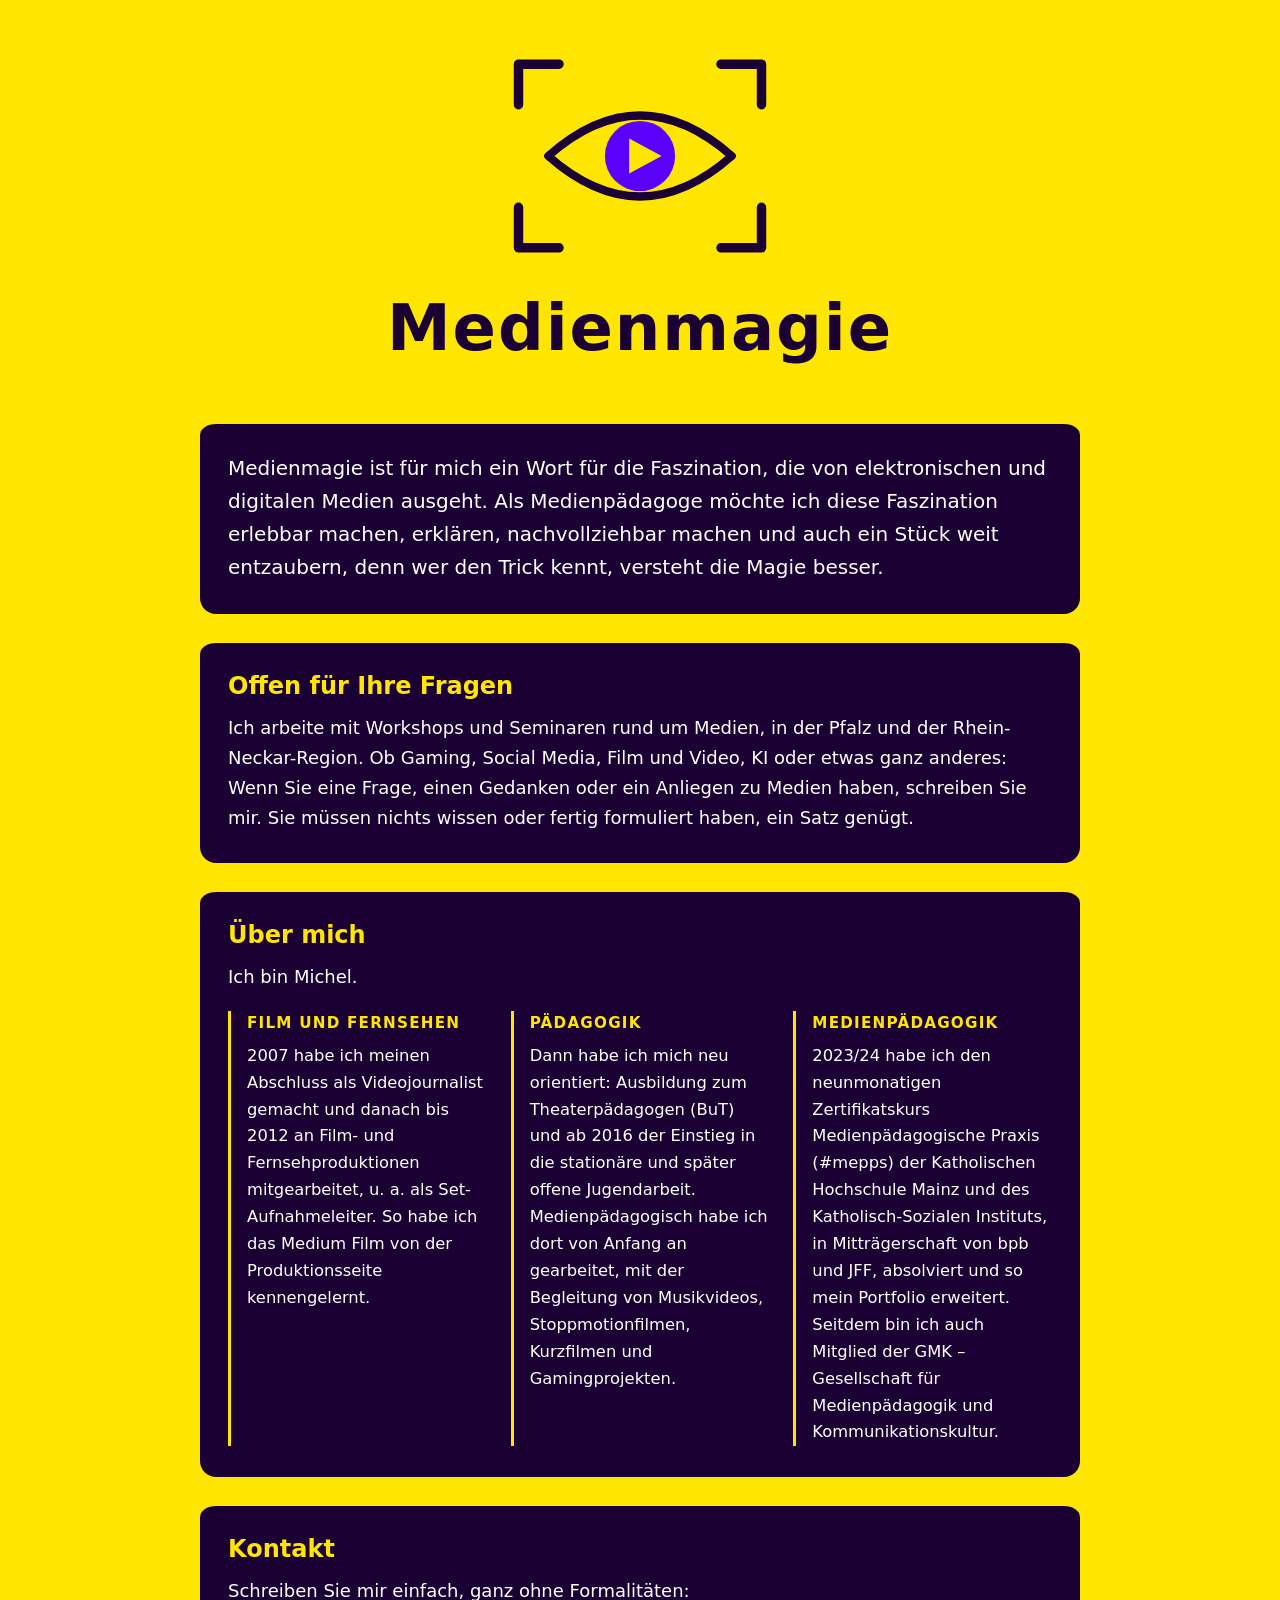
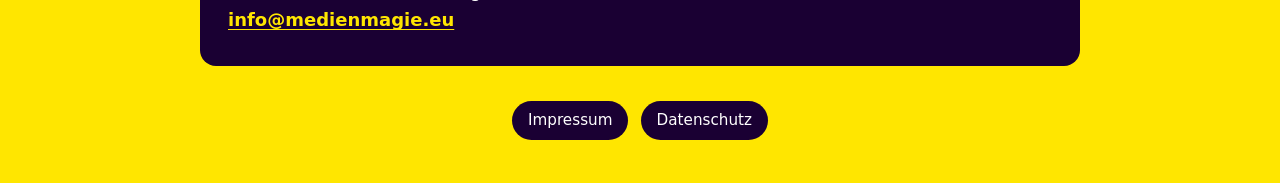
<file: index.html>
<!DOCTYPE html>
<html lang="de">
<head>
<meta charset="utf-8">
<meta name="viewport" content="width=device-width, initial-scale=1">
<title>Medienmagie – Medienpädagogik mit Michel</title>
<meta name="description" content="Medienmagie: Medienpädagogik in der Pfalz und der Rhein-Neckar-Region. Workshops und Seminare rund um Gaming, Social Media, Film und Video, KI und alle Fragen zu Medien.">
<link rel="icon" href="data:image/svg+xml,%3Csvg xmlns='http://www.w3.org/2000/svg' viewBox='0 0 100 100'%3E%3Ctext y='.9em' font-size='90'%3E%F0%9F%91%81%3C/text%3E%3C/svg%3E">
<link rel="stylesheet" href="style.css">
</head>
<body>
<div class="wrap">

<header class="hero">
  <button class="logo" id="logo" type="button" aria-label="Farbe wechseln">
    <svg viewBox="0 0 200 160" aria-hidden="true">
  <g class="frame" fill="none" stroke-width="7" stroke-linecap="round" stroke-linejoin="round">
    <path d="M10 42 V12 H40"/><path d="M160 12 H190 V42"/>
    <path d="M190 118 V148 H160"/><path d="M40 148 H10 V118"/>
  </g>
  <g class="auge">
    <path class="lid" d="M32 80 Q100 20 168 80 Q100 140 32 80 Z" fill="none" stroke-width="6" stroke-linejoin="round"/>
    <circle class="iris" cx="100" cy="80" r="26"/>
    <path class="play" d="M92 67 L116 80 L92 93 Z"/>
    </g>
</svg>
  </button>
  <h1>Medienmagie</h1>
</header>

<main>
  <section class="card">
    <p class="lead">Medienmagie ist für mich ein Wort für die Faszination, die von elektronischen und digitalen Medien ausgeht. Als Medienpädagoge möchte ich diese Faszination erlebbar machen, erklären, nachvollziehbar machen und auch ein Stück weit entzaubern, denn wer den Trick kennt, versteht die Magie besser.</p>
  </section>

  <section class="card" id="fragen">
    <h2>Offen für Ihre Fragen</h2>
    <p>Ich arbeite mit Workshops und Seminaren rund um Medien, in der Pfalz und der Rhein-Neckar-Region. Ob Gaming, Social Media, Film und Video, KI oder etwas ganz anderes: Wenn Sie eine Frage, einen Gedanken oder ein Anliegen zu Medien haben, schreiben Sie mir. Sie müssen nichts wissen oder fertig formuliert haben, ein Satz genügt.</p>
  </section>

  <section class="card" id="ueber-mich">
    <h2>Über mich</h2>
    <p>Ich bin Michel.</p>
    <div class="etappen">
      <div class="etappe">
        <h3>Film und Fernsehen</h3>
        <p>2007 habe ich meinen Abschluss als Videojournalist gemacht und danach bis 2012 an Film- und Fernsehproduktionen mitgearbeitet, u. a. als Set-Aufnahmeleiter. So habe ich das Medium Film von der Produktionsseite kennengelernt.</p>
      </div>
      <div class="etappe">
        <h3>Pädagogik</h3>
        <p>Dann habe ich mich neu orientiert: Ausbildung zum Theaterpädagogen (BuT) und ab 2016 der Einstieg in die stationäre und später offene Jugendarbeit. Medienpädagogisch habe ich dort von Anfang an gearbeitet, mit der Begleitung von Musikvideos, Stoppmotionfilmen, Kurzfilmen und Gamingprojekten.</p>
      </div>
      <div class="etappe">
        <h3>Medienpädagogik</h3>
        <p>2023/24 habe ich den neunmonatigen Zertifikatskurs Medienpädagogische Praxis (#mepps) der Katholischen Hochschule Mainz und des Katholisch-Sozialen Instituts, in Mitträgerschaft von bpb und JFF, absolviert und so mein Portfolio erweitert. Seitdem bin ich auch Mitglied der GMK – Gesellschaft für Medienpädagogik und Kommunikationskultur.</p>
      </div>
    </div>
  </section>

  <section class="card" id="kontakt">
    <h2>Kontakt</h2>
    <p>Schreiben Sie mir einfach, ganz ohne Formalitäten:<br><a href="mailto:info@medienmagie.eu">info@medienmagie.eu</a></p>
  </section>
</main>

<footer class="fuss">
  <a href="impressum.html" data-keep="impressum.html">Impressum</a>
  <a href="datenschutz.html" data-keep="datenschutz.html">Datenschutz</a>
</footer>
</div>
<script src="farben.js"></script>
</body>
</html>
</file>
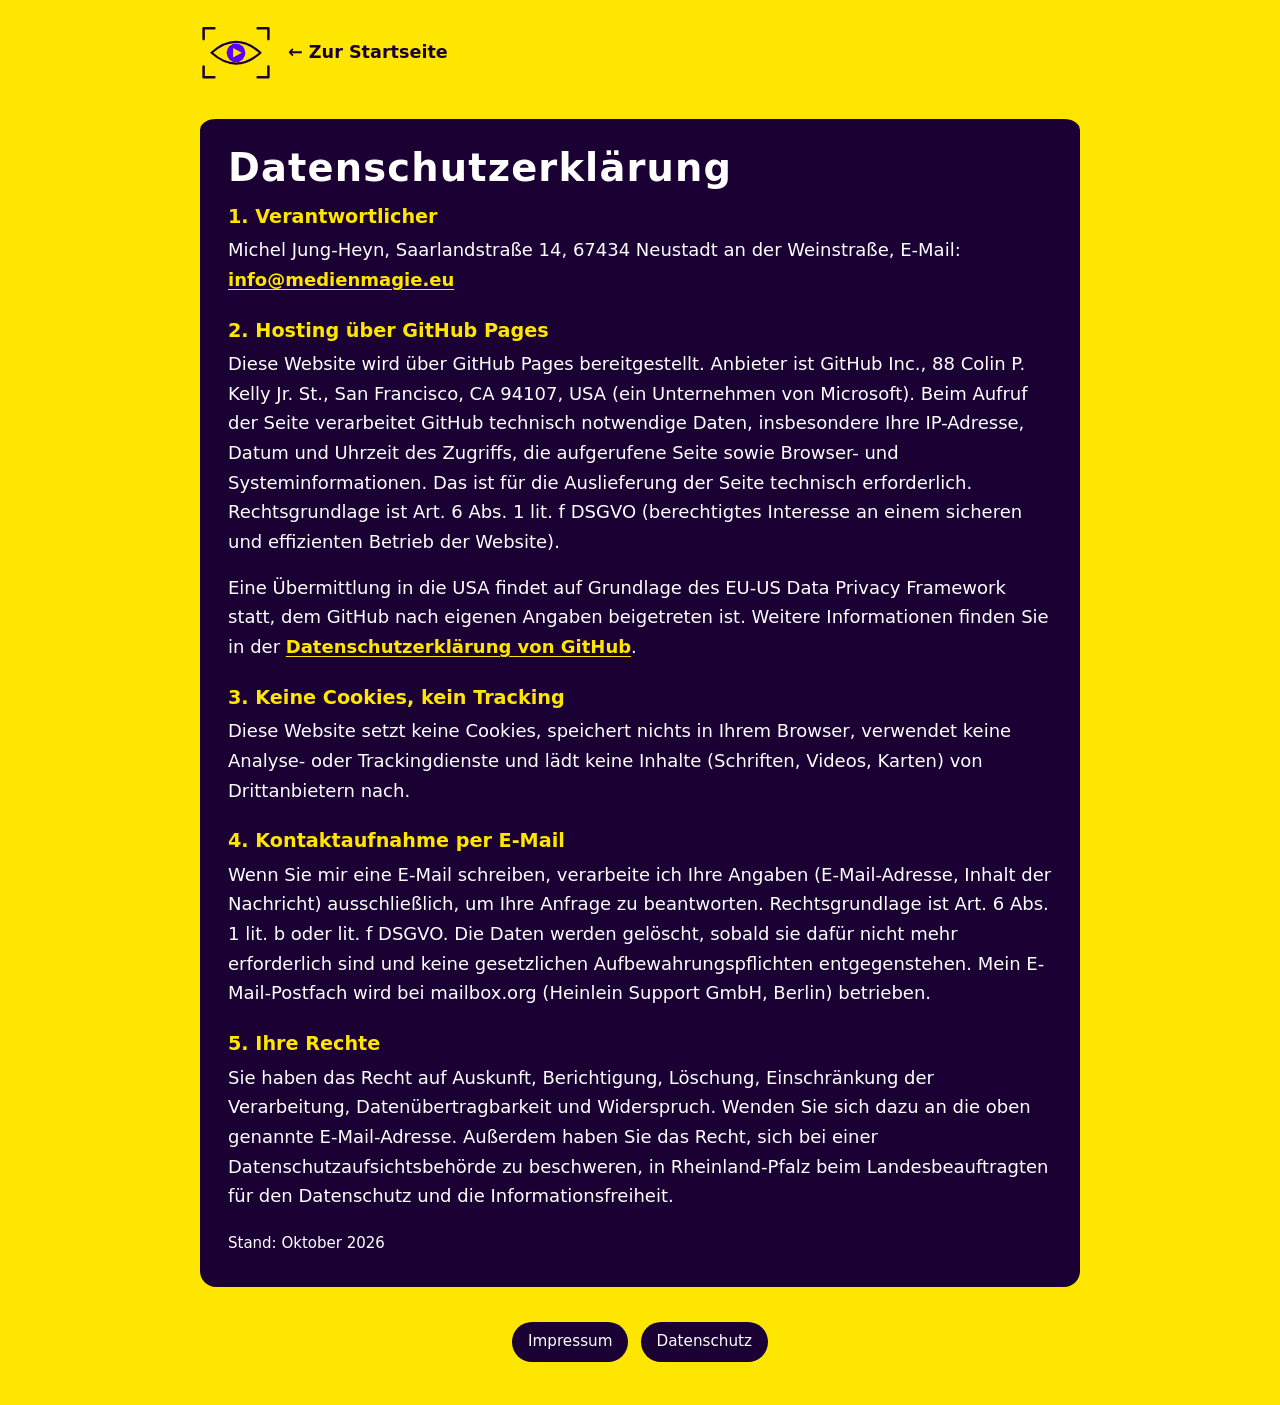
<file: datenschutz.html>
<!DOCTYPE html>
<html lang="de">
<head>
<meta charset="utf-8">
<meta name="viewport" content="width=device-width, initial-scale=1">
<title>Datenschutz – Medienmagie</title>
<meta name="description" content="Datenschutzerklärung von Medienmagie.">
<link rel="icon" href="data:image/svg+xml,%3Csvg xmlns='http://www.w3.org/2000/svg' viewBox='0 0 100 100'%3E%3Ctext y='.9em' font-size='90'%3E%F0%9F%91%81%3C/text%3E%3C/svg%3E">
<link rel="stylesheet" href="style.css">
</head>
<body>
<div class="wrap">

<div class="kopf-klein">
  <a class="logo-link" href="index.html" data-keep="index.html" aria-label="Zur Startseite">
    <svg viewBox="0 0 200 160" aria-hidden="true">
  <g class="frame" fill="none" stroke-width="7" stroke-linecap="round" stroke-linejoin="round">
    <path d="M10 42 V12 H40"/><path d="M160 12 H190 V42"/>
    <path d="M190 118 V148 H160"/><path d="M40 148 H10 V118"/>
  </g>
  <path class="lid" d="M32 80 Q100 20 168 80 Q100 140 32 80 Z" fill="none" stroke-width="6" stroke-linejoin="round"/>
  <circle class="iris" cx="100" cy="80" r="26"/>
  <path class="play" d="M92 67 L116 80 L92 93 Z"/>
</svg>
  </a>
  <a class="zurueck" href="index.html" data-keep="index.html">← Zur Startseite</a>
</div>

<main>
  <section class="card text">
    <h1>Datenschutzerklärung</h1>

    <h2>1. Verantwortlicher</h2>
    <p>Michel Jung-Heyn, Saarlandstraße 14, 67434 Neustadt an der Weinstraße, E-Mail: <a href="mailto:info@medienmagie.eu">info@medienmagie.eu</a></p>

    <h2>2. Hosting über GitHub Pages</h2>
    <p>Diese Website wird über GitHub Pages bereitgestellt. Anbieter ist GitHub Inc., 88 Colin P. Kelly Jr. St., San Francisco, CA 94107, USA (ein Unternehmen von Microsoft). Beim Aufruf der Seite verarbeitet GitHub technisch notwendige Daten, insbesondere Ihre IP-Adresse, Datum und Uhrzeit des Zugriffs, die aufgerufene Seite sowie Browser- und Systeminformationen. Das ist für die Auslieferung der Seite technisch erforderlich. Rechtsgrundlage ist Art. 6 Abs. 1 lit. f DSGVO (berechtigtes Interesse an einem sicheren und effizienten Betrieb der Website).</p>
    <p>Eine Übermittlung in die USA findet auf Grundlage des EU-US Data Privacy Framework statt, dem GitHub nach eigenen Angaben beigetreten ist. Weitere Informationen finden Sie in der <a href="https://docs.github.com/de/site-policy/privacy-policies/github-general-privacy-statement">Datenschutzerklärung von GitHub</a>.</p>

    <h2>3. Keine Cookies, kein Tracking</h2>
    <p>Diese Website setzt keine Cookies, speichert nichts in Ihrem Browser, verwendet keine Analyse- oder Trackingdienste und lädt keine Inhalte (Schriften, Videos, Karten) von Drittanbietern nach.</p>

    <h2>4. Kontaktaufnahme per E-Mail</h2>
    <p>Wenn Sie mir eine E-Mail schreiben, verarbeite ich Ihre Angaben (E-Mail-Adresse, Inhalt der Nachricht) ausschließlich, um Ihre Anfrage zu beantworten. Rechtsgrundlage ist Art. 6 Abs. 1 lit. b oder lit. f DSGVO. Die Daten werden gelöscht, sobald sie dafür nicht mehr erforderlich sind und keine gesetzlichen Aufbewahrungspflichten entgegenstehen. Mein E-Mail-Postfach wird bei mailbox.org (Heinlein Support GmbH, Berlin) betrieben.</p>

    <h2>5. Ihre Rechte</h2>
    <p>Sie haben das Recht auf Auskunft, Berichtigung, Löschung, Einschränkung der Verarbeitung, Datenübertragbarkeit und Widerspruch. Wenden Sie sich dazu an die oben genannte E-Mail-Adresse. Außerdem haben Sie das Recht, sich bei einer Datenschutzaufsichtsbehörde zu beschweren, in Rheinland-Pfalz beim Landesbeauftragten für den Datenschutz und die Informationsfreiheit.</p>

    <p><small>Stand: Oktober 2026</small></p>
  </section>
</main>

<footer class="fuss">
  <a href="impressum.html" data-keep="impressum.html">Impressum</a>
  <a href="datenschutz.html" data-keep="datenschutz.html">Datenschutz</a>
</footer>
</div>
<script src="farben.js"></script>
</body>
</html>
</file>
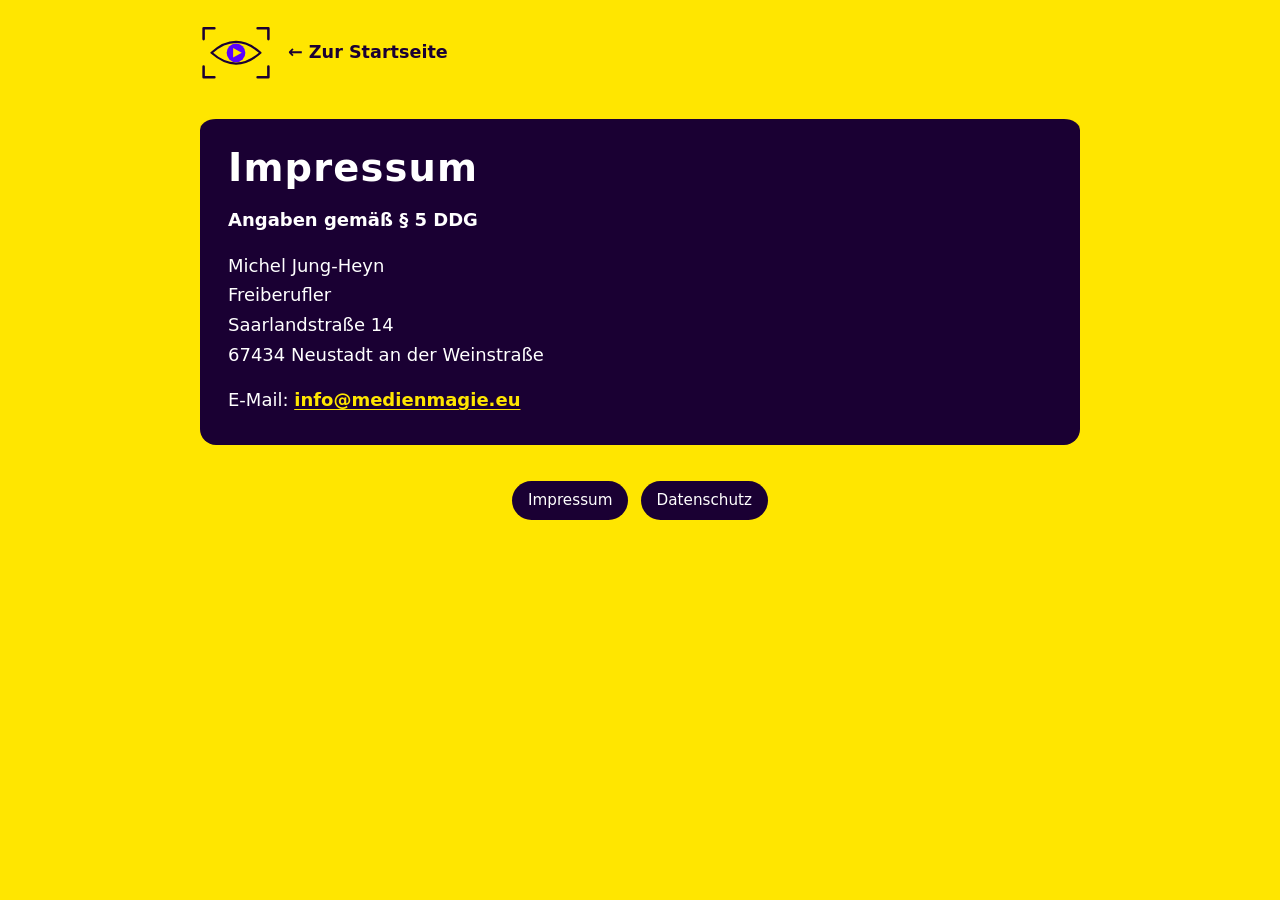
<file: impressum.html>
<!DOCTYPE html>
<html lang="de">
<head>
<meta charset="utf-8">
<meta name="viewport" content="width=device-width, initial-scale=1">
<title>Impressum – Medienmagie</title>
<meta name="description" content="Impressum von Medienmagie, Michel Jung-Heyn.">
<link rel="icon" href="data:image/svg+xml,%3Csvg xmlns='http://www.w3.org/2000/svg' viewBox='0 0 100 100'%3E%3Ctext y='.9em' font-size='90'%3E%F0%9F%91%81%3C/text%3E%3C/svg%3E">
<link rel="stylesheet" href="style.css">
</head>
<body>
<div class="wrap">

<div class="kopf-klein">
  <a class="logo-link" href="index.html" data-keep="index.html" aria-label="Zur Startseite">
    <svg viewBox="0 0 200 160" aria-hidden="true">
  <g class="frame" fill="none" stroke-width="7" stroke-linecap="round" stroke-linejoin="round">
    <path d="M10 42 V12 H40"/><path d="M160 12 H190 V42"/>
    <path d="M190 118 V148 H160"/><path d="M40 148 H10 V118"/>
  </g>
  <path class="lid" d="M32 80 Q100 20 168 80 Q100 140 32 80 Z" fill="none" stroke-width="6" stroke-linejoin="round"/>
  <circle class="iris" cx="100" cy="80" r="26"/>
  <path class="play" d="M92 67 L116 80 L92 93 Z"/>
</svg>
  </a>
  <a class="zurueck" href="index.html" data-keep="index.html">← Zur Startseite</a>
</div>

<main>
  <section class="card text">
    <h1>Impressum</h1>
    <p><strong>Angaben gemäß § 5 DDG</strong></p>
    <p>Michel Jung-Heyn<br>Freiberufler<br>Saarlandstraße 14<br>67434 Neustadt an der Weinstraße</p>
    <p>E-Mail: <a href="mailto:info@medienmagie.eu">info@medienmagie.eu</a></p>
  </section>
</main>

<footer class="fuss">
  <a href="impressum.html" data-keep="impressum.html">Impressum</a>
  <a href="datenschutz.html" data-keep="datenschutz.html">Datenschutz</a>
</footer>
</div>
<script src="farben.js"></script>
</body>
</html>
</file>
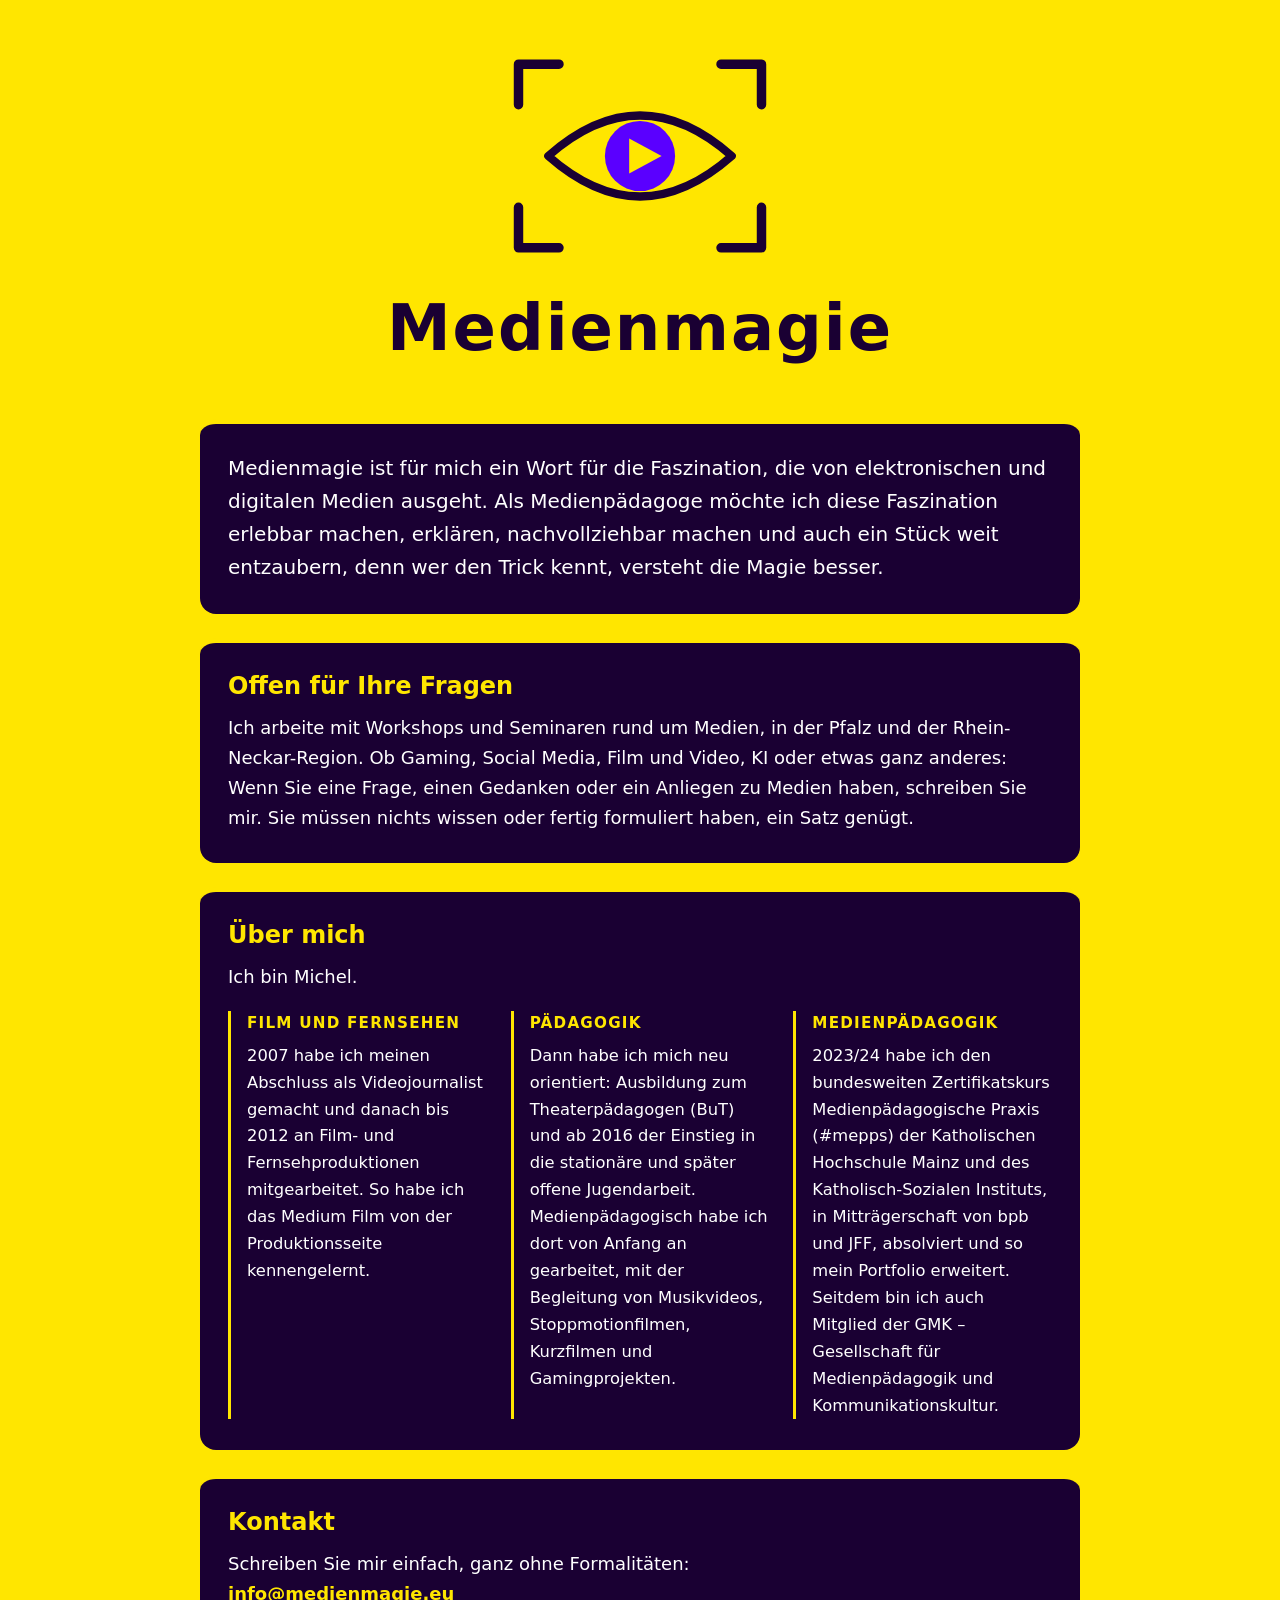
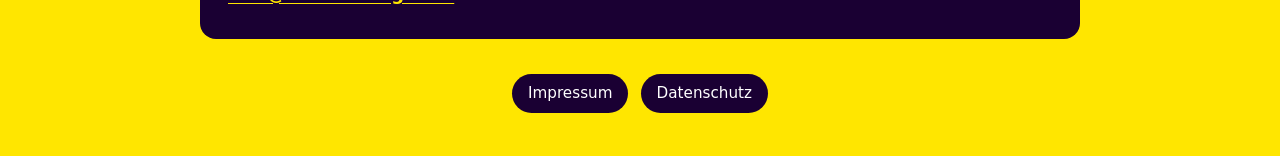
<file: index(1).html>
<!DOCTYPE html>
<html lang="de">
<head>
<meta charset="utf-8">
<meta name="viewport" content="width=device-width, initial-scale=1">
<title>Medienmagie – Medienpädagogik mit Michel</title>
<meta name="description" content="Medienmagie: Medienpädagogik in der Pfalz und der Rhein-Neckar-Region. Workshops und Seminare rund um Gaming, Social Media, Film und Video, KI und alle Fragen zu Medien.">
<link rel="icon" href="data:image/svg+xml,%3Csvg xmlns='http://www.w3.org/2000/svg' viewBox='0 0 100 100'%3E%3Ctext y='.9em' font-size='90'%3E%F0%9F%91%81%3C/text%3E%3C/svg%3E">
<link rel="stylesheet" href="style.css">
</head>
<body>
<div class="wrap">

<header class="hero">
  <button class="logo" id="logo" type="button" aria-label="Farbe wechseln">
    <svg viewBox="0 0 200 160" aria-hidden="true">
  <g class="frame" fill="none" stroke-width="7" stroke-linecap="round" stroke-linejoin="round">
    <path d="M10 42 V12 H40"/><path d="M160 12 H190 V42"/>
    <path d="M190 118 V148 H160"/><path d="M40 148 H10 V118"/>
  </g>
  <path class="lid" d="M32 80 Q100 20 168 80 Q100 140 32 80 Z" fill="none" stroke-width="6" stroke-linejoin="round"/>
  <circle class="iris" cx="100" cy="80" r="26"/>
  <path class="play" d="M92 67 L116 80 L92 93 Z"/>
</svg>
  </button>
  <h1>Medienmagie</h1>
</header>

<main>
  <section class="card">
    <p class="lead">Medienmagie ist für mich ein Wort für die Faszination, die von elektronischen und digitalen Medien ausgeht. Als Medienpädagoge möchte ich diese Faszination erlebbar machen, erklären, nachvollziehbar machen und auch ein Stück weit entzaubern, denn wer den Trick kennt, versteht die Magie besser.</p>
  </section>

  <section class="card" id="fragen">
    <h2>Offen für Ihre Fragen</h2>
    <p>Ich arbeite mit Workshops und Seminaren rund um Medien, in der Pfalz und der Rhein-Neckar-Region. Ob Gaming, Social Media, Film und Video, KI oder etwas ganz anderes: Wenn Sie eine Frage, einen Gedanken oder ein Anliegen zu Medien haben, schreiben Sie mir. Sie müssen nichts wissen oder fertig formuliert haben, ein Satz genügt.</p>
  </section>

  <section class="card" id="ueber-mich">
    <h2>Über mich</h2>
    <p>Ich bin Michel.</p>
    <div class="etappen">
      <div class="etappe">
        <h3>Film und Fernsehen</h3>
        <p>2007 habe ich meinen Abschluss als Videojournalist gemacht und danach bis 2012 an Film- und Fernsehproduktionen mitgearbeitet. So habe ich das Medium Film von der Produktionsseite kennengelernt.</p>
      </div>
      <div class="etappe">
        <h3>Pädagogik</h3>
        <p>Dann habe ich mich neu orientiert: Ausbildung zum Theaterpädagogen (BuT) und ab 2016 der Einstieg in die stationäre und später offene Jugendarbeit. Medienpädagogisch habe ich dort von Anfang an gearbeitet, mit der Begleitung von Musikvideos, Stoppmotionfilmen, Kurzfilmen und Gamingprojekten.</p>
      </div>
      <div class="etappe">
        <h3>Medienpädagogik</h3>
        <p>2023/24 habe ich den bundesweiten Zertifikatskurs Medienpädagogische Praxis (#mepps) der Katholischen Hochschule Mainz und des Katholisch-Sozialen Instituts, in Mitträgerschaft von bpb und JFF, absolviert und so mein Portfolio erweitert. Seitdem bin ich auch Mitglied der GMK – Gesellschaft für Medienpädagogik und Kommunikationskultur.</p>
      </div>
    </div>
  </section>

  <section class="card" id="kontakt">
    <h2>Kontakt</h2>
    <p>Schreiben Sie mir einfach, ganz ohne Formalitäten:<br><a href="mailto:info@medienmagie.eu">info@medienmagie.eu</a></p>
  </section>
</main>

<footer class="fuss">
  <a href="impressum.html" data-keep="impressum.html">Impressum</a>
  <a href="datenschutz.html" data-keep="datenschutz.html">Datenschutz</a>
</footer>
</div>
<script src="farben.js"></script>
</body>
</html>
</file>
<file: style.css>
:root {
  --bg: #ffe600;
  --ink: #1a0033;
  --card: #1a0033;
  --head: #ffe600;
  --accent: #5a00ff;
}
* { box-sizing: border-box; }
html { scroll-behavior: smooth; }
body {
  margin: 0;
  min-height: 100vh;
  background: var(--bg);
  color: var(--ink);
  font-family: system-ui, -apple-system, "Segoe UI", Roboto, "Helvetica Neue", Arial, sans-serif;
  font-size: 1.125rem;
  line-height: 1.65;
  transition: background .6s ease, color .6s ease;
}
.wrap { max-width: 920px; margin: 0 auto; padding: 0 1.25rem 2.5rem; }

/* Kopf mit Logo */
.hero { text-align: center; padding: 3rem 0 2rem; }
button.logo {
  background: none; border: 0; padding: 0; cursor: pointer;
  width: min(62vw, 270px); border-radius: 14px;
  -webkit-tap-highlight-color: transparent;
}
button.logo:focus-visible, a.logo-link:focus-visible { outline: 3px solid var(--head); outline-offset: 8px; }
button.logo svg, a.logo-link svg { width: 100%; height: auto; display: block; }
.frame, .lid { stroke: var(--ink); transition: stroke .6s ease; }
.iris { fill: var(--accent); transition: fill .6s ease, transform .15s ease; transform-origin: 100px 80px; }
.play { fill: var(--bg); transition: fill .6s ease; }
.auge { transform-origin: 100px 80px; }
.auge.blinzeln { animation: blinzel .36s ease-in-out; }
@keyframes blinzel { 0% { transform: scaleY(1); } 45% { transform: scaleY(.06); } 100% { transform: scaleY(1); } }
button.logo:active .iris { transform: scale(.93); }
h1 {
  font-family: "Trebuchet MS", system-ui, sans-serif;
  font-size: clamp(2.4rem, 9vw, 4rem);
  letter-spacing: .03em; line-height: 1.1;
  margin: 1.25rem 0 0; font-weight: 800;
}

/* Karten */
.card {
  background: var(--card); color: #fff;
  border-top: 5px solid var(--head);
  border-radius: 16px;
  padding: 1.75rem 1.75rem 1.9rem;
  margin: 1.5rem 0;
  transition: background .6s ease, border-color .6s ease;
}
.card h2 {
  font-family: "Trebuchet MS", system-ui, sans-serif;
  font-size: 1.5rem; line-height: 1.25; margin: 0 0 .75rem;
  color: var(--head); transition: color .6s ease;
}
.card p { margin: 0 0 1rem; }
.card p:last-child { margin-bottom: 0; }
.card a { color: var(--head); text-underline-offset: 3px; font-weight: 600; }
.card a:hover { text-decoration-thickness: 3px; }
.lead { font-size: 1.25rem; }

/* Über mich: drei Etappen */
.etappen { display: grid; gap: 1.25rem; margin-top: 1.25rem; }
@media (min-width: 800px) { .etappen { grid-template-columns: repeat(3, 1fr); gap: 1.5rem; } }
.etappe { border-left: 3px solid var(--head); padding-left: 1rem; transition: border-color .6s ease; }
.etappe h3 {
  margin: 0 0 .4rem; font-size: .95rem; letter-spacing: .08em; text-transform: uppercase;
  color: var(--head); transition: color .6s ease;
}
.etappe p { font-size: 1.02rem; }

/* Fußzeile */
.fuss { text-align: center; margin-top: 2rem; }
.fuss a {
  display: inline-block; background: var(--card); color: #fff;
  padding: .45rem 1rem; border-radius: 999px; margin: .2rem;
  text-decoration: none; font-size: .95rem; transition: background .6s ease;
}
.fuss a:hover, .fuss a:focus-visible { text-decoration: underline; }

/* Unterseiten */
.kopf-klein { display: flex; align-items: center; gap: 1rem; padding: 1.5rem 0 .5rem; }
.kopf-klein a.logo-link { width: 72px; flex: none; border-radius: 8px; }
.kopf-klein .zurueck { color: var(--ink); font-weight: 700; text-decoration: none; font-size: 1.1rem; }
.kopf-klein .zurueck:hover { text-decoration: underline; }
.text h1 { font-size: clamp(1.8rem, 6vw, 2.4rem); margin: 0 0 1rem; }
.text h2 { font-size: 1.2rem; margin: 1.5rem 0 .4rem; }
.text h2:first-of-type { margin-top: 0; }

.keine-anim, .keine-anim * { transition: none !important; }

@media (prefers-reduced-motion: reduce) {
  .auge.blinzeln { animation: none !important; } * { transition: none !important; scroll-behavior: auto !important; } }
</file>
